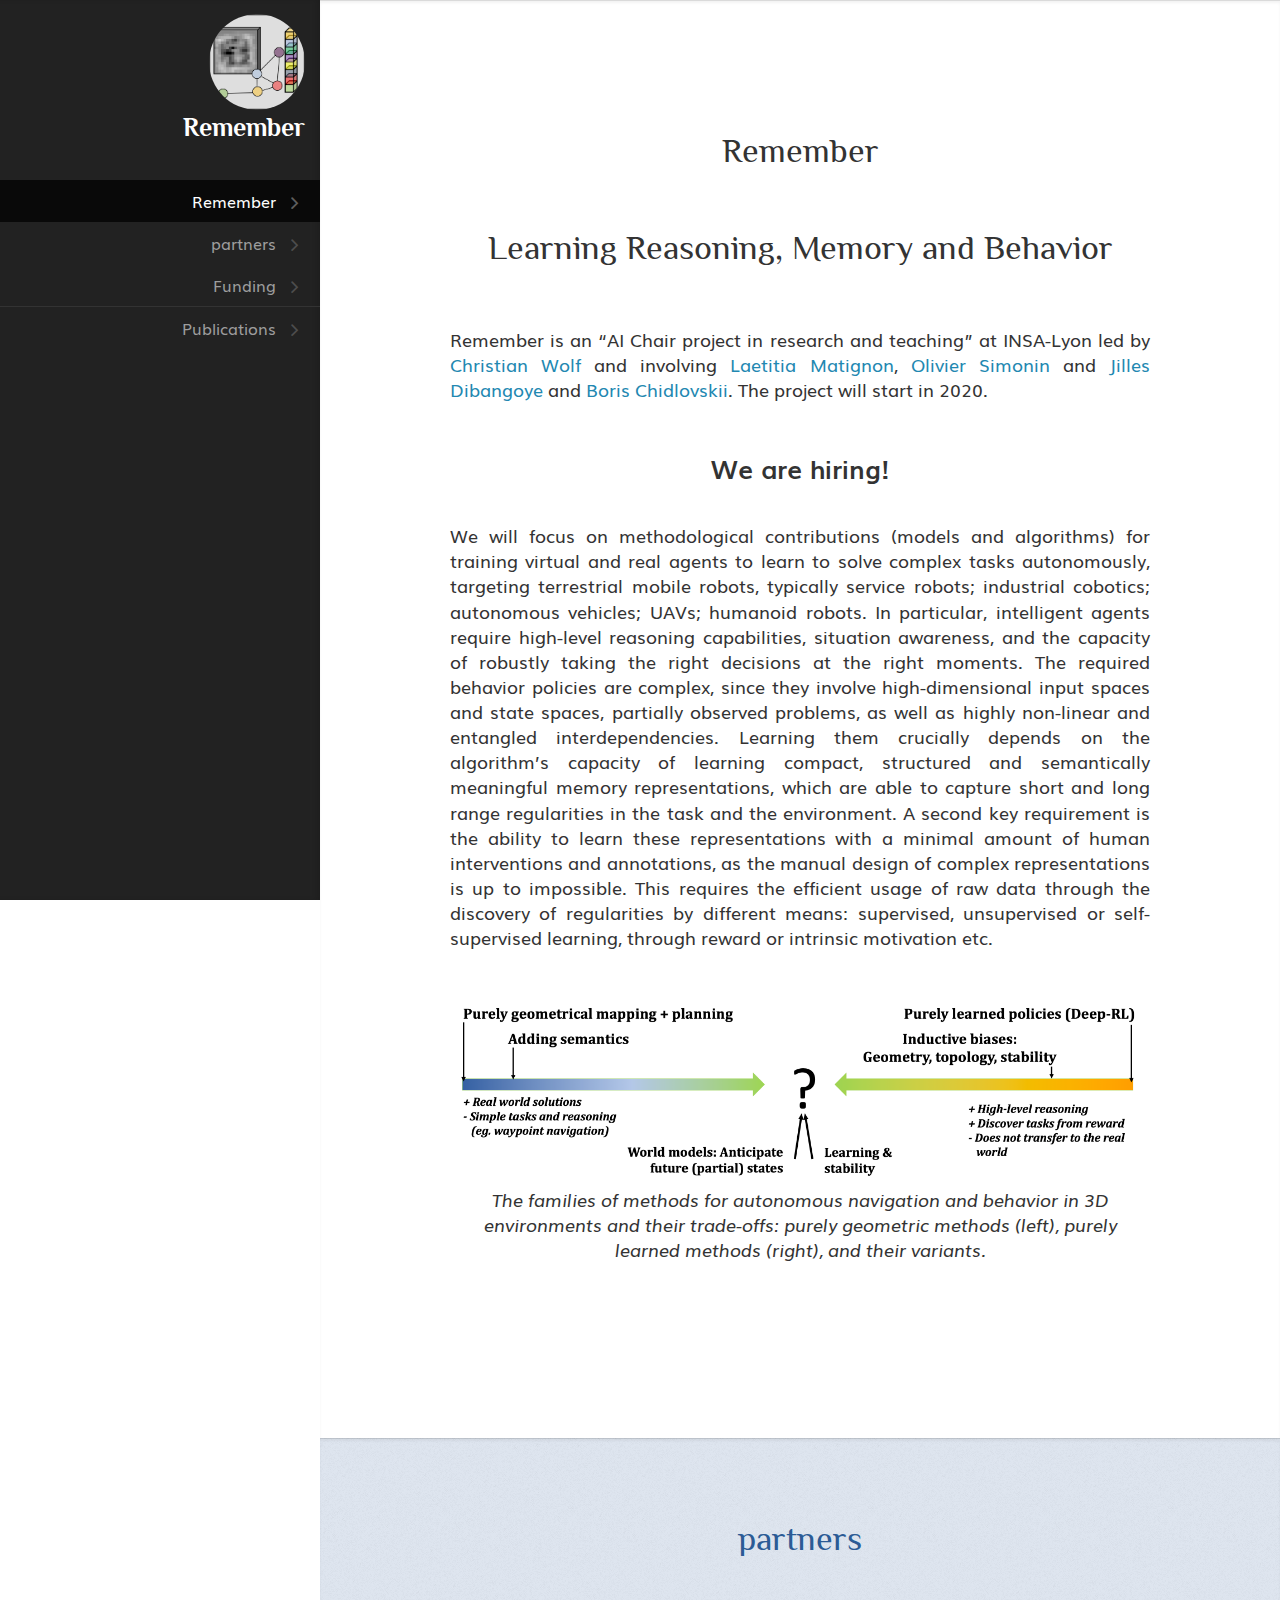
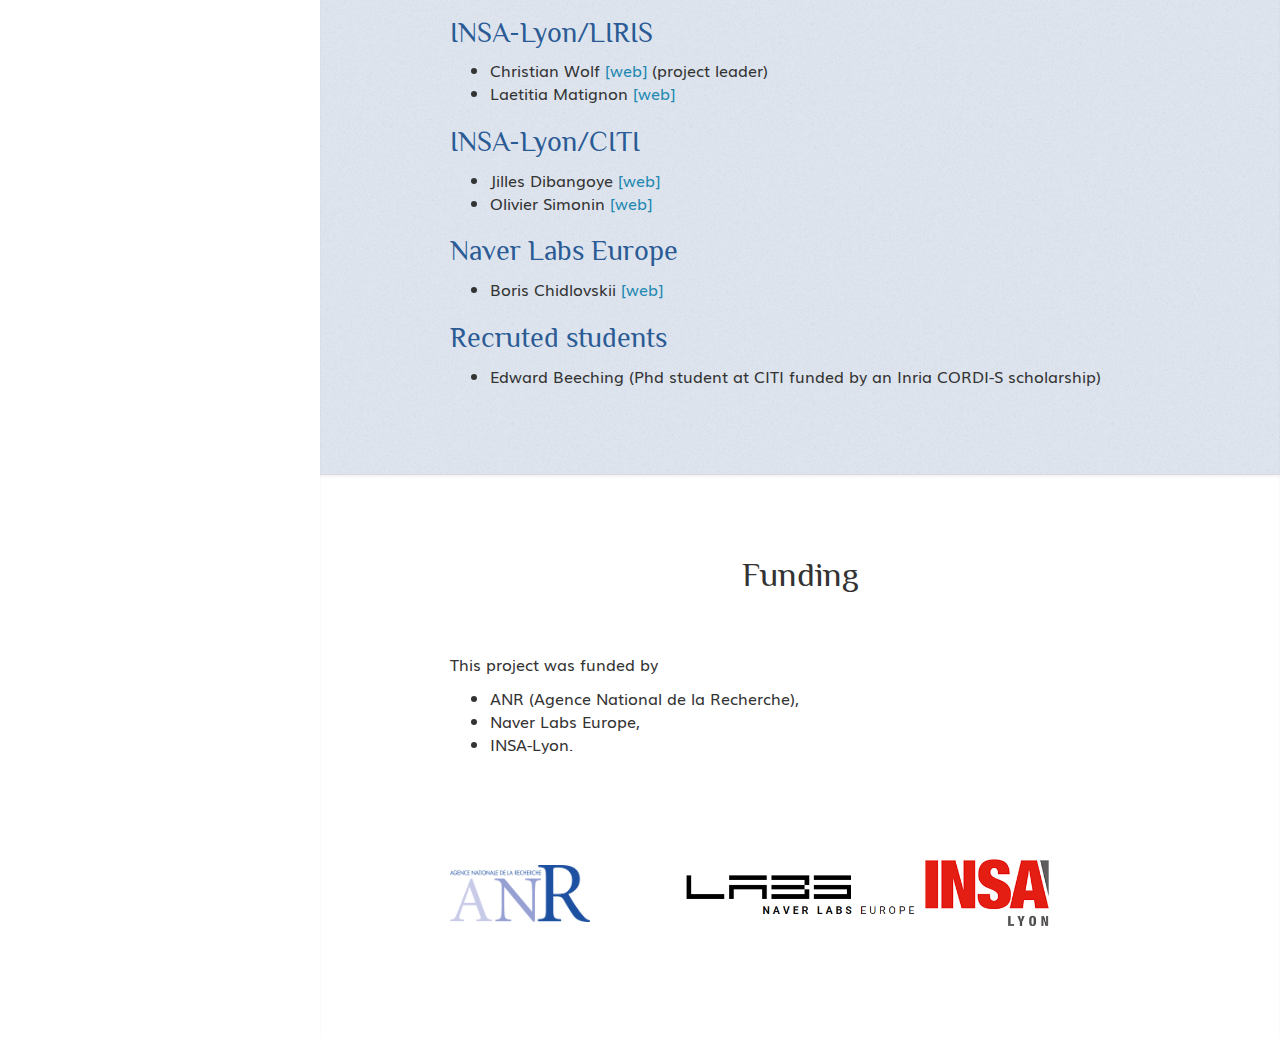
<file: index.html>
<!DOCTYPE html>
<html lang="en">

  <head>
  <meta charset="utf-8">
  <meta http-equiv="X-UA-Compatible" content="IE=edge">
  <meta name="viewport" content="width=device-width, initial-scale=1">

  <title>Remember</title>
  <meta name="description" content="The AI Chair at INSA-Lyon (Learning Reasoning, Memory, Behavior)">

  <link rel="stylesheet" href="https://chriswolfvision.github.io/remember/assets/css/main.css">
  <link rel="canonical" href="http://localhost:4000https://chriswolfvision.github.io/remember/">
  <link rel="alternate" type="application/rss+xml" title="Remember" href="http://localhost:4000https://chriswolfvision.github.io/remember/feed.xml">

  <link rel="shortcut icon" href="https://chriswolfvision.github.io/remember/images/favicon/favicon.ico" />
  <link rel="icon" type="image/png" href="https://chriswolfvision.github.io/remember/images/favicon/favicon-32x32.png" sizes="32x32">
  <link rel="icon" type="image/png" href="https://chriswolfvision.github.io/remember/images/favicon/favicon-16x16.png" sizes="16x16">
</head>


  <body data-spy="scroll" data-target="#header">

    <nav id="header" class="navbar navbar-fixed-side navbar-inverse navbar-fixed-top">
  <div class="container">
    
    <div class="navbar-header">
      <button class="navbar-toggle" data-target=".navbar-collapse" data-toggle="collapse">
        <span class="sr-only">Toggle navigation</span>
        <span class="icon-bar"></span>
        <span class="icon-bar"></span>
        <span class="icon-bar"></span>
      </button>
      <a class="navbar-brand" href="https://chriswolfvision.github.io/remember/">
        <span class="navbar-brand-img"><img src="https://chriswolfvision.github.io/remember/images/logo.png" alt="" /></span>
        <span class="navbar-brand-title">Remember</span>
        <span class="navbar-brand-description"></span>
      </a>
    </div>
    <div class="collapse navbar-collapse">
      <ul class="nav navbar-nav">
        
          
          
          
            
              <li><a href="#remember">Remember <i class="fa fa-angle-right fa-lg fa-margin-left"></i></a></li>
            
          
            
              <li><a href="#partners">partners <i class="fa fa-angle-right fa-lg fa-margin-left"></i></a></li>
            
          
            
              <li><a href="#funding">Funding <i class="fa fa-angle-right fa-lg fa-margin-left"></i></a></li>
            
          
          <li role="separator" class="divider"></li>
        
        
        
          
            
          
        
          
            
            
            <li ><a href="https://chriswolfvision.github.io/remember/publications/">Publications <i class="fa fa-angle-right fa-lg fa-margin-left"></i></a></li>
            
            
          
        
          
        
      </ul>
    </div>
  </div>
</nav>


    <main id="main" class="layout-onepage">
        


    <section
    id="remember"
    class="onepage-block light large"
    >
    <div class="container-fluid">
        
        <h2>Remember</h2>
        
        <div class="content">
            <h2 id="learning-reasoning-memory-and-behavior">Learning Reasoning, Memory and Behavior</h2>

<p>Remember is an “AI Chair project in research and teaching” at INSA-Lyon led by <a href="">Christian Wolf</a> and involving <a href="https://perso.liris.cnrs.fr/laetitia.matignon/">Laetitia Matignon</a>, <a href="http://perso.citi-lab.fr/osimonin/">Olivier Simonin</a> and <a href="http://perso.citi-lab.fr/jdibangoy/">Jilles Dibangoye</a> and <a href="https://europe.naverlabs.com/people_user/Boris-Chidlovskii/">Boris Chidlovskii</a>. The project will start in 2020.</p>

<p><br /></p>
<center>
<b style="font-size: 150%">We are hiring!</b>
</center>
<p><br /></p>

<p>We will focus on methodological contributions (models and algorithms) for training virtual and real agents to learn to solve complex tasks autonomously, targeting terrestrial mobile robots, typically service robots; industrial cobotics; autonomous vehicles; UAVs; humanoid robots. In particular, intelligent agents require high-level reasoning capabilities, situation awareness, and the capacity of robustly taking the right decisions at the right moments. The required behavior policies are complex, since they involve high-dimensional input spaces and state spaces, partially observed problems, as well as highly non-linear and entangled interdependencies. Learning them crucially depends on the algorithm’s capacity of learning compact, structured and semantically meaningful memory representations, which are able to capture short and long range regularities in the task and the environment. A second key requirement is the ability to learn these representations with a minimal amount of human interventions and annotations, as the manual design of complex representations is up to impossible. This requires the efficient usage of raw data through the discovery of regularities by different means: supervised, unsupervised or self-supervised learning, through reward or intrinsic motivation etc.</p>

<p><br /></p>
<center>
	<img src="images/method.png" width="100%" /><br />
	<i>The families of methods for autonomous navigation and behavior in 3D environments and their trade-offs: purely geometric methods (left), purely learned methods (right), and their variants.</i>
</center>
<p><br /></p>


        </div>
    </div>
</section>


    <section
    id="partners"
    class="onepage-block style-color-1"
    >
    <div class="container-fluid">
        
        <h2>partners</h2>
        
        <div class="content">
            <h3 id="insa-lyonliris">INSA-Lyon/LIRIS</h3>

<ul>
  <li>Christian Wolf <a href="https://perso.liris.cnrs.fr/christian.wolf/">[web]</a> (project leader)</li>
  <li>Laetitia Matignon <a href="https://perso.liris.cnrs.fr/laetitia.matignon/">[web]</a></li>
</ul>

<h3 id="insa-lyonciti">INSA-Lyon/CITI</h3>

<ul>
  <li>Jilles Dibangoye <a href="http://perso.citi-lab.fr/jdibangoy/">[web]</a></li>
  <li>Olivier Simonin <a href="http://perso.citi-lab.fr/osimonin/">[web]</a></li>
</ul>

<h3 id="naver-labs-europe">Naver Labs Europe</h3>

<ul>
  <li>Boris Chidlovskii <a href="https://europe.naverlabs.com/people_user/Boris-Chidlovskii/">[web]</a></li>
</ul>

<h3 id="recruted-students">Recruted students</h3>

<ul>
  <li>Edward Beeching (Phd student at CITI funded by an Inria CORDI-S scholarship)</li>
</ul>

        </div>
    </div>
</section>


    <section
    id="funding"
    class="onepage-block light"
    >
    <div class="container-fluid">
        
        <h2>Funding</h2>
        
        <div class="content">
            <p>This project was funded by</p>

<ul>
  <li>ANR (Agence National de la Recherche),</li>
  <li>Naver Labs Europe,</li>
  <li>INSA-Lyon.</li>
</ul>

<p><br />
<br /></p>
<table width="100%">
<tr>
<td width="30%">
    <a href="https://anr.fr/">
        <img src="images/anr.png" alt="ANR" width="60%" />
    </a>
</td>
<td width="30%">
    <a href="https://europe.naverlabs.com/">
        <img src="images/naverlabs.png" alt="Naver" width="100%" />
    </a>
</td>
<td width="30%">
    <a href="https://www.insa-lyon.fr/en/">
        <img src="images/insa.jpg" alt="INSA" width="60%" />
    </a>
</td>
</tr>
</table>

        </div>
    </div>
</section>



    </main>

    <script src="https://chriswolfvision.github.io/remember/assets/js/jquery.min.js"></script>
<script src="https://chriswolfvision.github.io/remember/assets/js/jquery.parallax.js"></script>
<script src="https://chriswolfvision.github.io/remember/assets/js/bootstrap.min.js"></script>
<script src="https://chriswolfvision.github.io/remember/assets/js/trianglify.min.js"></script>
<script src="https://chriswolfvision.github.io/remember/assets/js/particles.min.js"></script>
<script src="https://chriswolfvision.github.io/remember/assets/js/main.js"></script>



  </body>

</html>
</file>
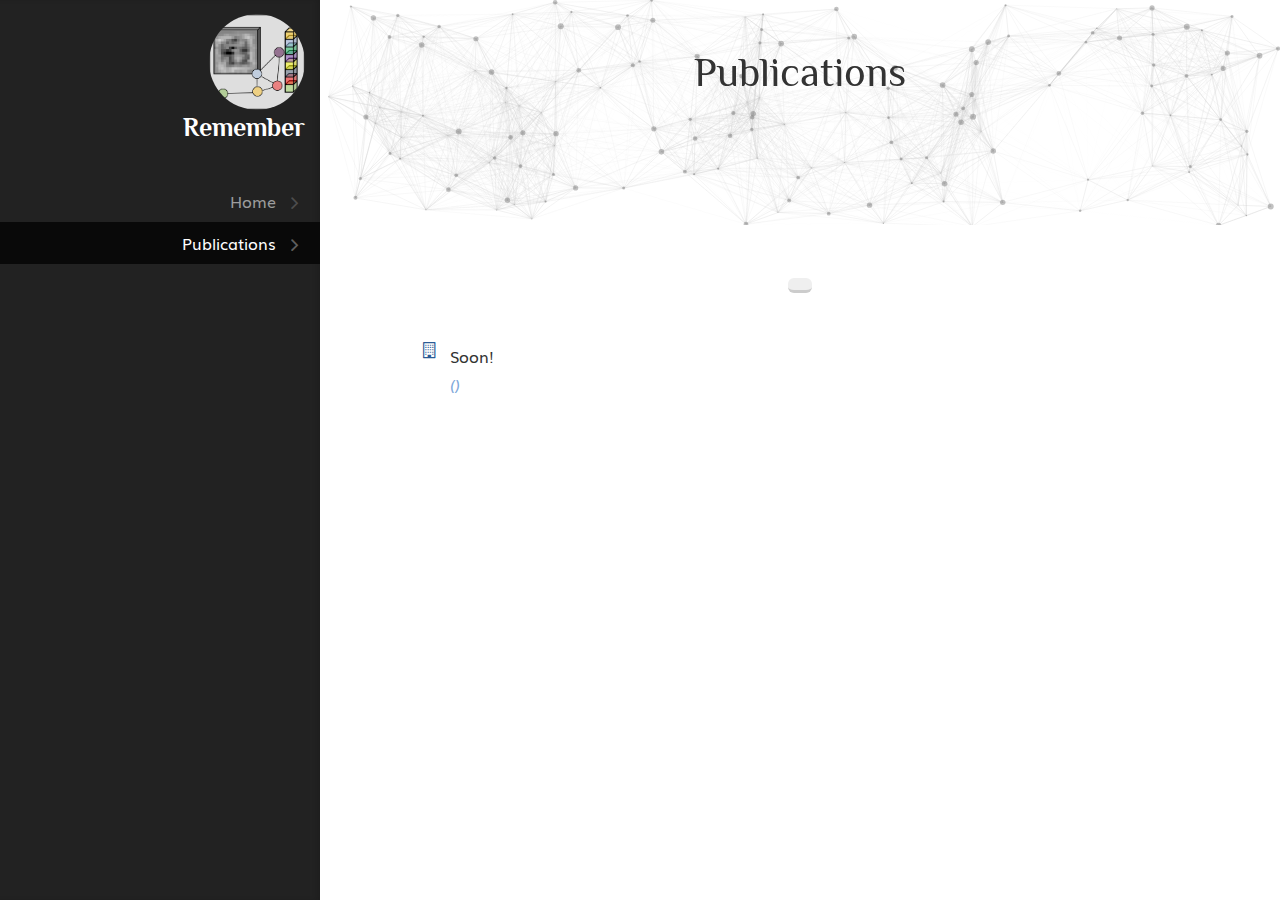
<file: publications/index.html>
<!DOCTYPE html>
<html lang="en">

  <head>
  <meta charset="utf-8">
  <meta http-equiv="X-UA-Compatible" content="IE=edge">
  <meta name="viewport" content="width=device-width, initial-scale=1">

  <title>Publications | Remember</title>
  <meta name="description" content="The AI Chair at INSA-Lyon (Learning Reasoning, Memory, Behavior)">

  <link rel="stylesheet" href="https://chriswolfvision.github.io/remember/assets/css/main.css">
  <link rel="canonical" href="http://localhost:4000https://chriswolfvision.github.io/remember/publications/">
  <link rel="alternate" type="application/rss+xml" title="Remember" href="http://localhost:4000https://chriswolfvision.github.io/remember/feed.xml">

  <link rel="shortcut icon" href="https://chriswolfvision.github.io/remember/images/favicon/favicon.ico" />
  <link rel="icon" type="image/png" href="https://chriswolfvision.github.io/remember/images/favicon/favicon-32x32.png" sizes="32x32">
  <link rel="icon" type="image/png" href="https://chriswolfvision.github.io/remember/images/favicon/favicon-16x16.png" sizes="16x16">
</head>


  <body data-spy="scroll" data-target="#header">

    <nav id="header" class="navbar navbar-fixed-side navbar-inverse navbar-fixed-top">
  <div class="container">
    
    <div class="navbar-header">
      <button class="navbar-toggle" data-target=".navbar-collapse" data-toggle="collapse">
        <span class="sr-only">Toggle navigation</span>
        <span class="icon-bar"></span>
        <span class="icon-bar"></span>
        <span class="icon-bar"></span>
      </button>
      <a class="navbar-brand" href="https://chriswolfvision.github.io/remember/">
        <span class="navbar-brand-img"><img src="https://chriswolfvision.github.io/remember/images/logo.png" alt="" /></span>
        <span class="navbar-brand-title">Remember</span>
        <span class="navbar-brand-description"></span>
      </a>
    </div>
    <div class="collapse navbar-collapse">
      <ul class="nav navbar-nav">
        
        
        
          
            
            
            <li ><a href="https://chriswolfvision.github.io/remember/">Home <i class="fa fa-angle-right fa-lg fa-margin-left"></i></a></li>
            
            
          
        
          
            
            
            <li class="active"><a href="https://chriswolfvision.github.io/remember/publications/">Publications <i class="fa fa-angle-right fa-lg fa-margin-left"></i></a></li>
            
            
          
        
          
        
          
        
      </ul>
    </div>
  </div>
</nav>


    <main id="main" class="layout-publications">
        <article>
    <header class="post-header particles">
        <div class="background" ></div>
        <div class="container-fluid">
            <h1 class="post-title">Publications</h1>
            <div class="post-intro color-emph-light">
                
            </div>
        </div>
    </header>

    <div class="post-content">
        <div class="container-fluid">
            
    
    <div class="years text-center btns-container">
    
        <a class="btn btn-default" href="#"></a>
    
    </div>
    
        <h2 id=""></h2>
        
        
            <div class="publication clearfix   ">
  <div class="icon color-emph">
    
      <i class="fa fa-building-o" data-toggle="tooltip" title="Conference"></i>
    
  </div>
  
  <div class="publi-content">
    <h4 class="publi-title"></h4>
    
      <p class="publi-authors">Soon!</p>
      <p class="publi-in"><span class="color-emph-light"> ()</span> 
      </p>
    
    
    
  </div>
</div>

        
    


            
        </div>
    </div>
</article>

    </main>

    <script src="https://chriswolfvision.github.io/remember/assets/js/jquery.min.js"></script>
<script src="https://chriswolfvision.github.io/remember/assets/js/jquery.parallax.js"></script>
<script src="https://chriswolfvision.github.io/remember/assets/js/bootstrap.min.js"></script>
<script src="https://chriswolfvision.github.io/remember/assets/js/trianglify.min.js"></script>
<script src="https://chriswolfvision.github.io/remember/assets/js/particles.min.js"></script>
<script src="https://chriswolfvision.github.io/remember/assets/js/main.js"></script>



  </body>

</html>
</file>
